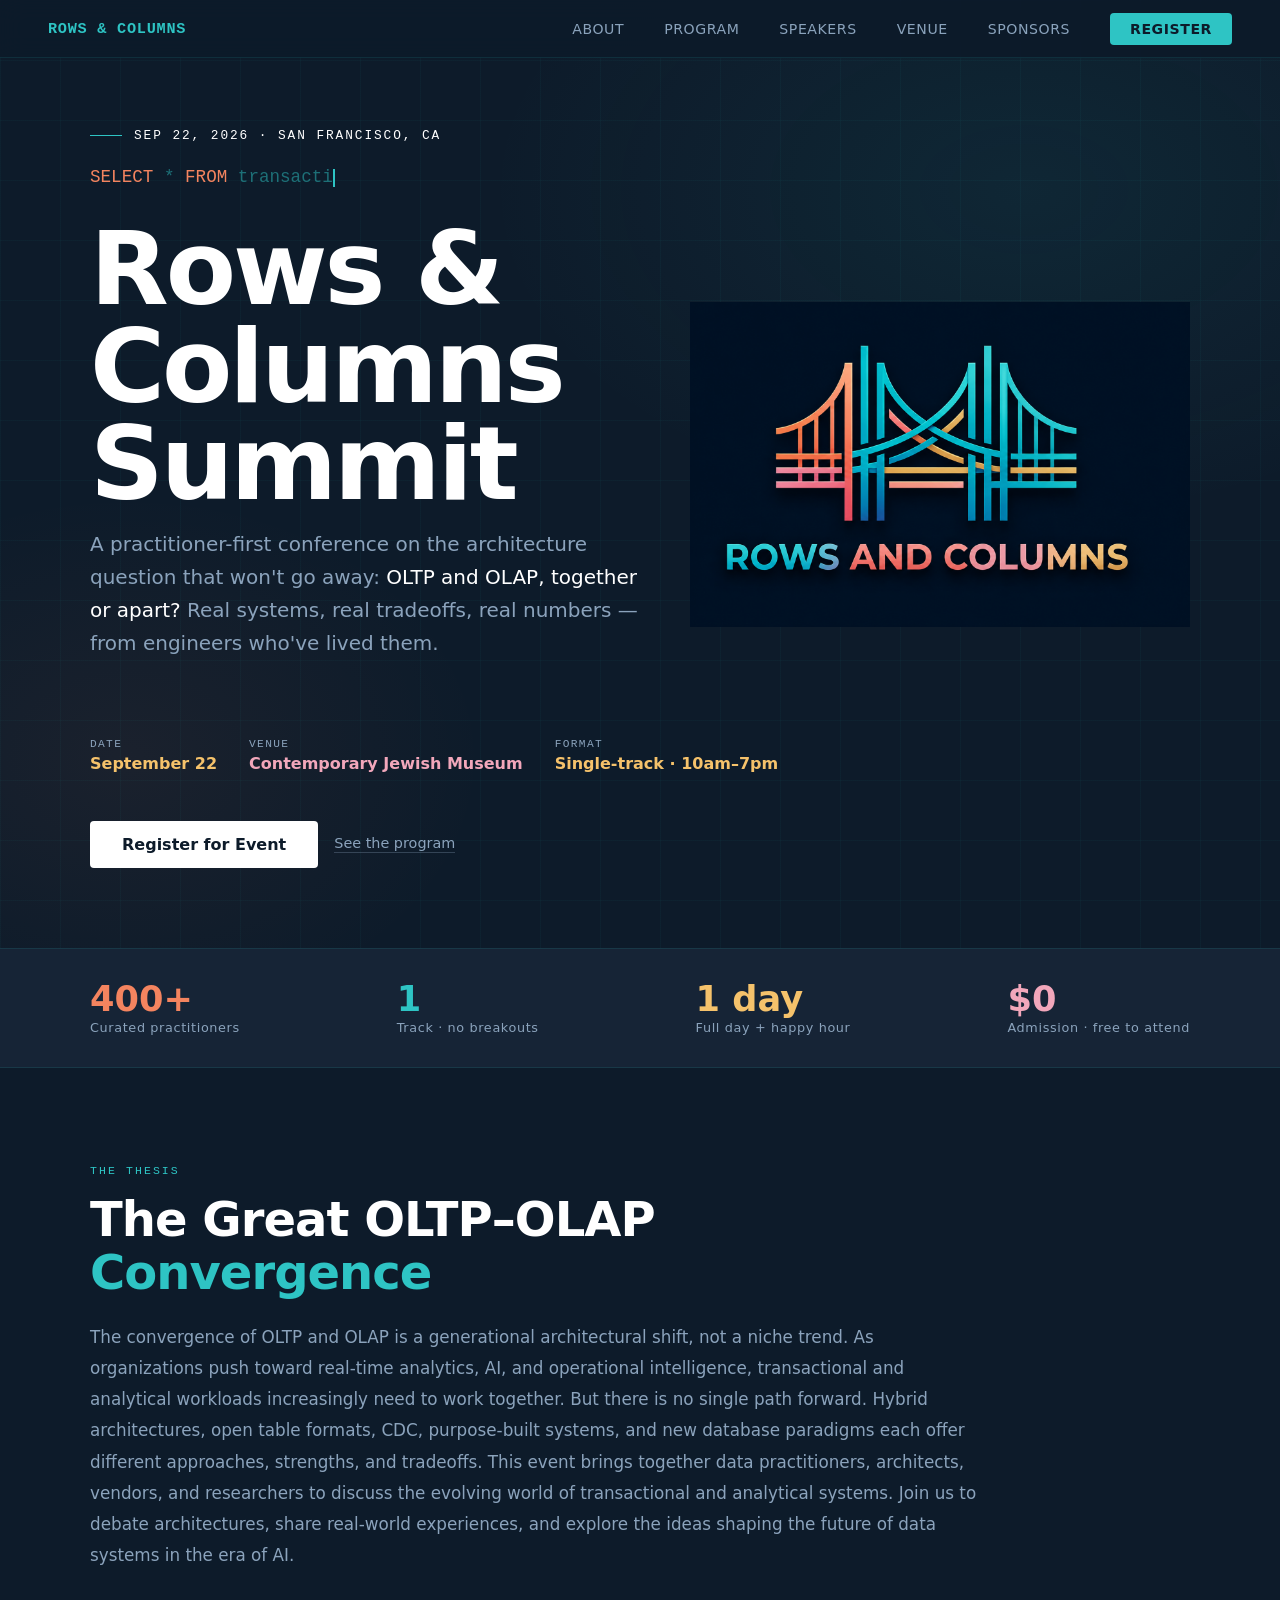
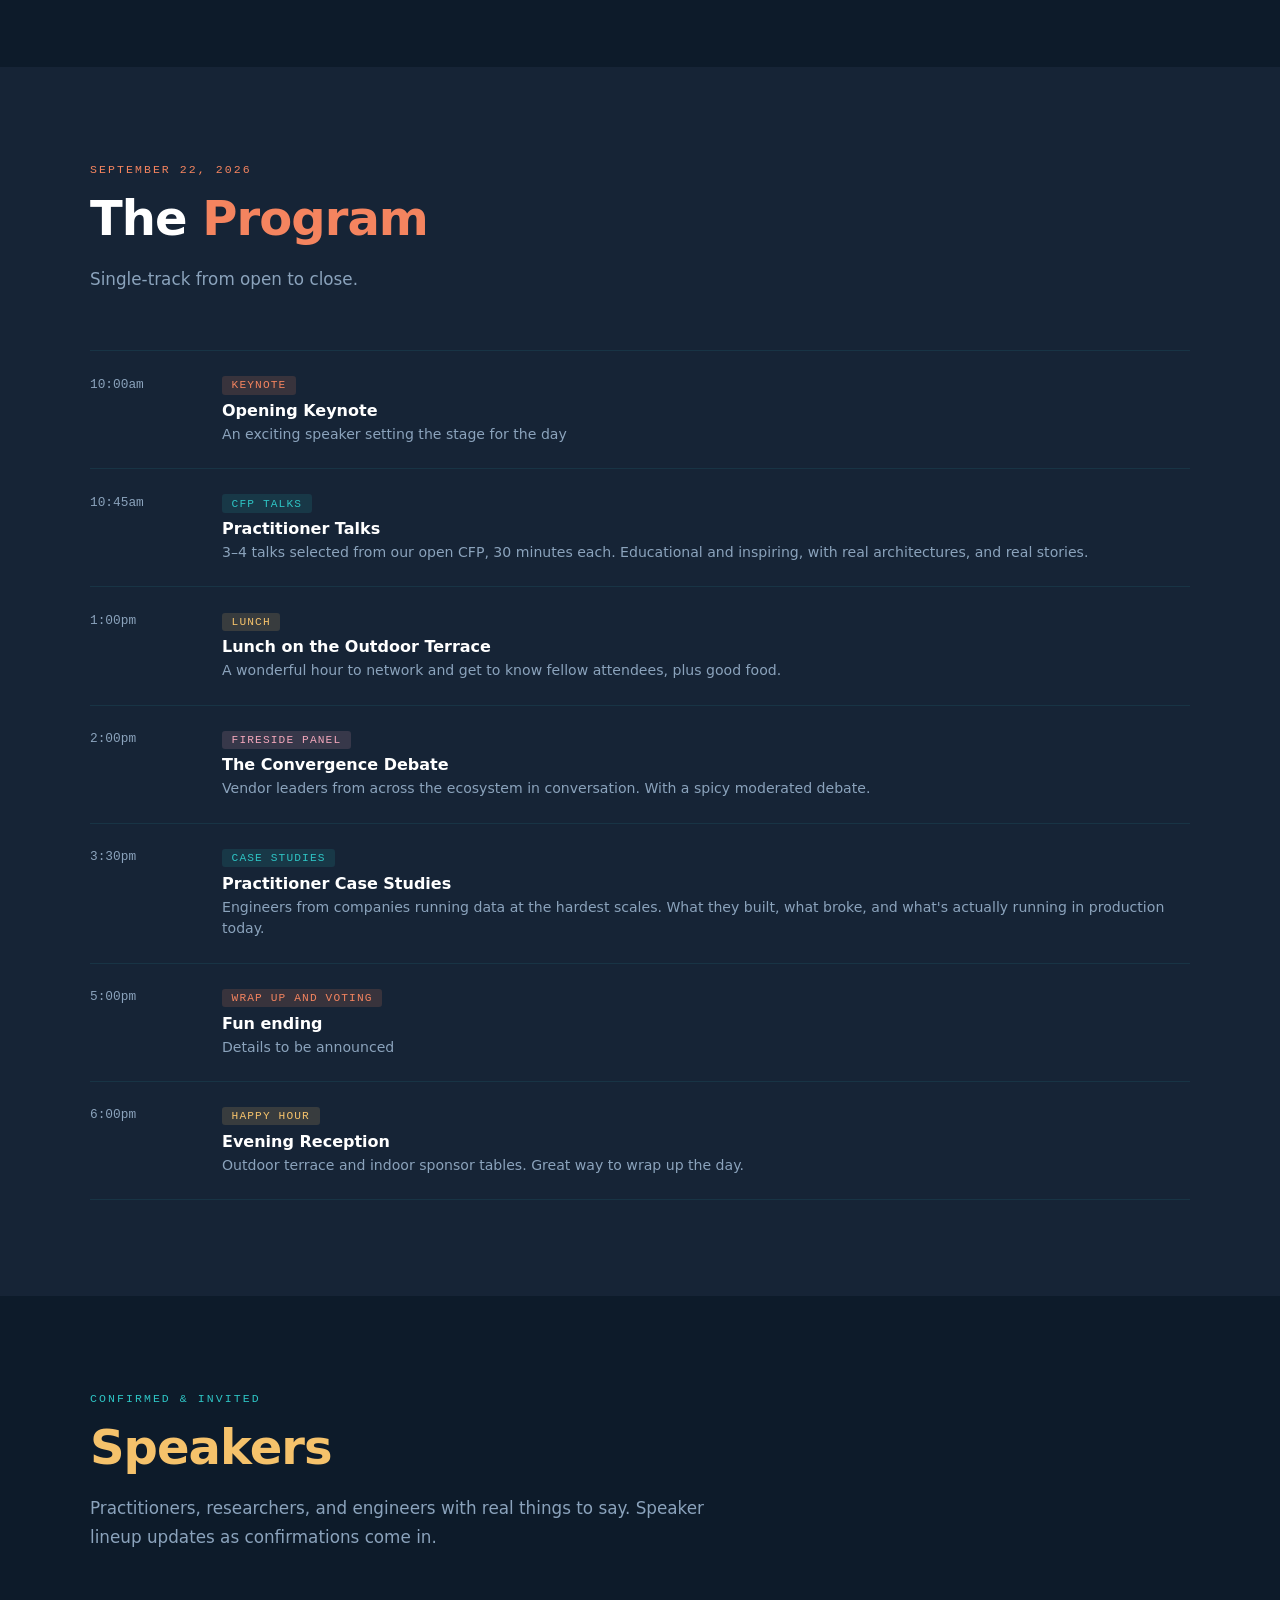
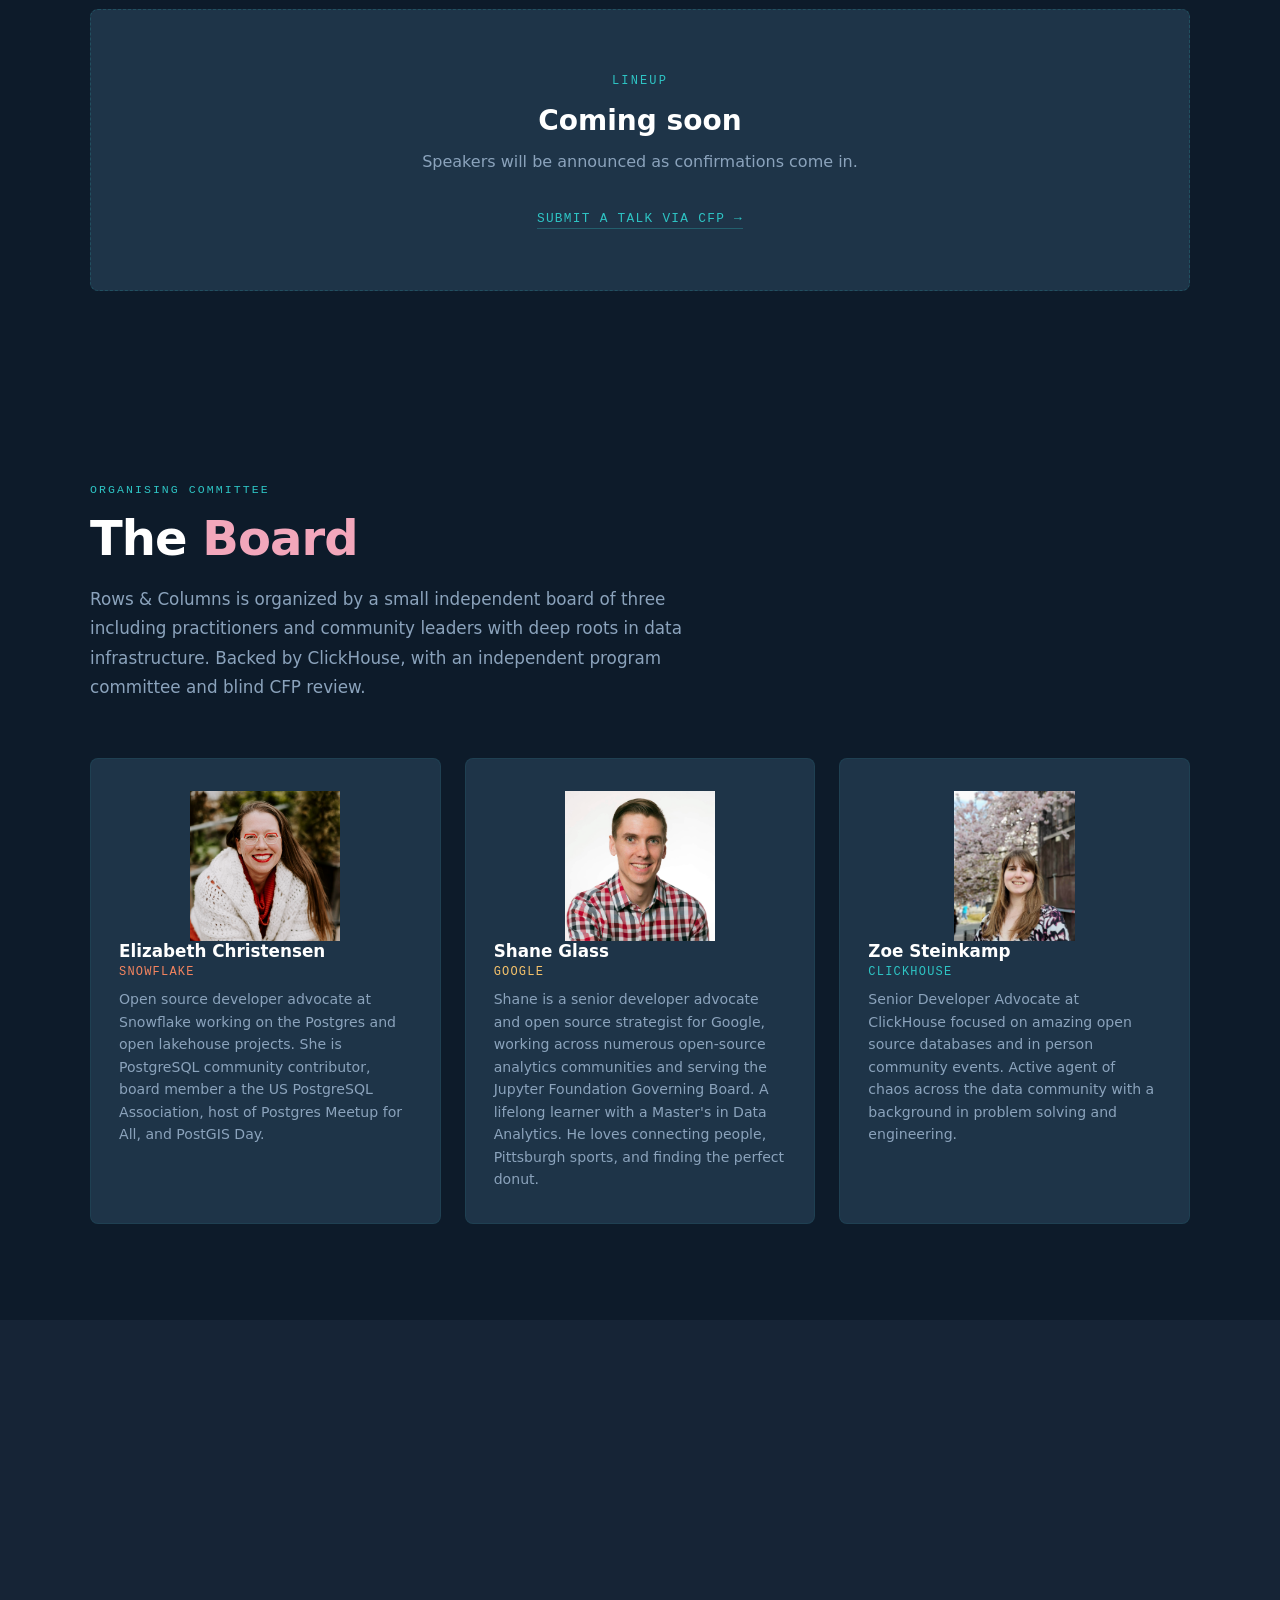
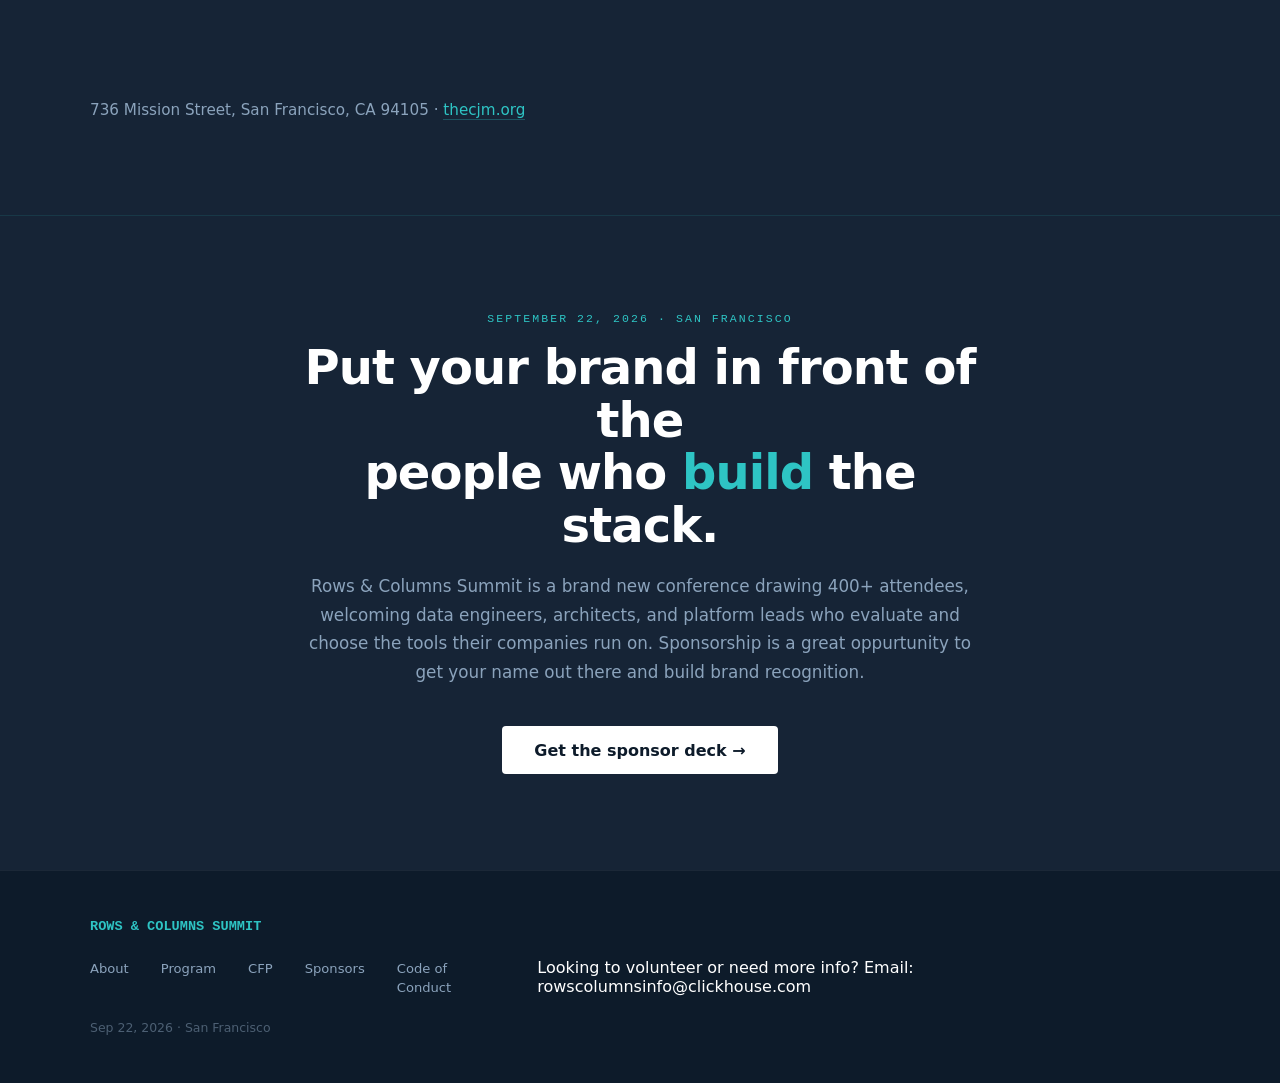
<file: index.html>
<!DOCTYPE html>
<html lang="en">
<head>
<meta charset="UTF-8">
<meta name="viewport" content="width=device-width, initial-scale=1.0">
<title>Rows & Columns Summit — September 22, 2026 · San Francisco</title>
<link rel="stylesheet" href="styles.css">
</head>
<body>

<!-- NAV -->
<nav>
  <a href="#" class="nav-logo">ROWS &amp; COLUMNS</a>
  <ul class="nav-links">
    <li><a href="#about">About</a></li>
    <li><a href="#program">Program</a></li>
    <li><a href="#speakers">Speakers</a></li>
    <li><a href="#venue">Venue</a></li>
    <li><a href="#sponsors">Sponsors</a></li>
    <li><a href="https://luma.com/clickh-wavw" class="nav-cta" target="_blank">Register</a></li>
  </ul>
</nav>

<!-- HERO -->
<section class="hero">
  <div class="hero-inner">
    <div class="hero-eyebrow" style="color:white">Sep 22, 2026 · San Francisco, CA</div>
    <div class="hero-query" id="heroQuery">
      <span id="queryText"></span><span class="cursor"></span>
    </div>
  <div style="display: flex; align-items: center; gap: 3rem; margin-bottom: 1.5rem;">
      <div>
        <h1 class="hero-title">
          <span class="rows" style="color: var(--white);">Rows &amp; Columns Summit</span><br>
        </h1>
        <p class="hero-subtitle">
          A practitioner-first conference on the architecture question that won't go away:
          <em style="color: var(--white);">OLTP and OLAP, together or apart?</em>
          Real systems, real tradeoffs, real numbers — from engineers who've lived them.
        </p>
      </div>
      <img src="logo.png" alt="Rows and Columns Summit logo" style="width: 500px; height: 500px; object-fit: contain; flex-shrink: 0;">
    </div>
    <div class="hero-meta">
      <div class="hero-meta-item">
        <span class="hero-meta-label">Date</span>
        <span class="hero-meta-value" style="color: var(--gold);">September 22</span>
      </div>
      <div class="hero-meta-item">
        <span class="hero-meta-label">Venue</span>
        <span class="hero-meta-value" style="color: var(--rose);">Contemporary Jewish Museum</span>
      </div>
      <div class="hero-meta-item">
        <span class="hero-meta-label">Format</span>
        <span class="hero-meta-value" style="color: var(--gold);">Single-track · 10am–7pm</span>
      </div>
    </div>
    <div class="hero-actions">
      <a
        href="https://luma.com/event/evt-bQcR6tDKi8OmTXu"
        class="luma-checkout--button"
        style="background: white; color: #0D1B2A; font-weight: 700; padding: 0.9rem 2rem; border-radius: 4px; text-decoration: none; display: inline-block;"
        data-luma-action="checkout"
        data-luma-event-id="evt-bQcR6tDKi8OmTXu"
      >
      Register for Event
      </a>
    <script id="luma-checkout" src="https://embed.lu.ma/checkout-button.js"></script>
      <a href="#program" class="btn-secondary">See the program</a>
    </div>
  </div>
</section>

<!-- STATS BAR -->
<div class="stats-bar">
  <div class="stats-inner">
    <div class="stat">
      <div class="stat-num" style="color: var(--coral);">400+</div>
      <div class="stat-label">Curated practitioners</div>
    </div>
    <div class="stat">
      <div class="stat-num" style="color: var(--teal);">1</div>
      <div class="stat-label">Track · no breakouts</div>
    </div>
    <div class="stat">
      <div class="stat-num" style="color: var(--gold);">1<span style="color: var(--gold);"> day</span></div>
      <div class="stat-label">Full day + happy hour</div>
    </div>
    <div class="stat">
      <div class="stat-num" style="color: var(--rose);">$<span style="color: var(--rose);">0</span></div>
      <div class="stat-label">Admission · free to attend</div>
    </div>
  </div>
</div>

<!-- ABOUT -->
<section class="section" id="about">
  <div class="section-inner">
    <div class="section-eyebrow reveal">The thesis</div>
    <h2 class="section-title reveal">The Great OLTP–OLAP <br><span style="color: var(--teal);">Convergence</span></h2>
    <p class="section-body reveal" style="max-width: 900px; margin-top: 1.5rem; font-size: 1.05rem; line-height: 1.85;">
The convergence of OLTP and OLAP is a generational architectural shift, not a niche trend. As organizations push toward real-time analytics, AI, and operational intelligence, transactional and analytical workloads increasingly need to work together. But there is no single path forward. Hybrid architectures, open table formats, CDC, purpose-built systems, and new database paradigms each offer different approaches, strengths, and tradeoffs.
This event brings together data practitioners, architects, vendors, and researchers to discuss the evolving world of transactional and analytical systems. Join us to debate architectures, share real-world experiences, and explore the ideas shaping the future of data systems in the era of AI.    </p>
  </div>
</section>

<!-- PROGRAM -->
<section class="section section-light" id="program">
  <div class="section-inner">
    <div class="section-eyebrow reveal">September 22, 2026</div>
    <h2 class="section-title reveal">The <span style="color: var(--coral);">Program</span></h2>
    <p class="section-body reveal">Single-track from open to close.</p>
    <div class="program-grid">
      <div class="program-row reveal">
        <div class="program-time">10:00am</div>
        <div class="program-content">
          <div class="program-tag tag-keynote">Keynote</div>
          <div class="program-title">Opening Keynote</div>
          <div class="program-desc">An exciting speaker setting the stage for the day</div>
        </div>
      </div>
      <div class="program-row reveal">
        <div class="program-time">10:45am</div>
        <div class="program-content">
          <div class="program-tag tag-talks">CFP Talks</div>
          <div class="program-title">Practitioner Talks</div>
          <div class="program-desc">3–4 talks selected from our open CFP, 30 minutes each. Educational and inspiring, with real architectures, and real stories.</div>
        </div>
      </div>
      <div class="program-row reveal">
        <div class="program-time">1:00pm</div>
        <div class="program-content">
          <div class="program-tag tag-social">Lunch</div>
          <div class="program-title">Lunch on the Outdoor Terrace</div>
          <div class="program-desc">A wonderful hour to network and get to know fellow attendees, plus good food.</div>
        </div>
      </div>
      <div class="program-row reveal">
        <div class="program-time">2:00pm</div>
        <div class="program-content">
          <div class="program-tag tag-panel">Fireside Panel</div>
          <div class="program-title">The Convergence Debate</div>
          <div class="program-desc">Vendor leaders from across the ecosystem in conversation. With a spicy moderated debate.</div>
        </div>
      </div>
      <div class="program-row reveal">
        <div class="program-time">3:30pm</div>
        <div class="program-content">
          <div class="program-tag tag-talks">Case Studies</div>
          <div class="program-title">Practitioner Case Studies</div>
          <div class="program-desc">Engineers from companies running data at the hardest scales. What they built, what broke, and what's actually running in production today.</div>
        </div>
      </div>
      <div class="program-row reveal">
        <div class="program-time">5:00pm</div>
        <div class="program-content">
          <div class="program-tag tag-keynote">Wrap up and voting</div>
          <div class="program-title">Fun ending</div>
          <div class="program-desc"> Details to be announced</div>
        </div>
      </div>
      <div class="program-row reveal">
        <div class="program-time">6:00pm</div>
        <div class="program-content">
          <div class="program-tag tag-social">Happy Hour</div>
          <div class="program-title">Evening Reception</div>
          <div class="program-desc">Outdoor terrace and indoor sponsor tables. Great way to wrap up the day. </div>
        </div>
      </div>
    </div>
  </div>
</section>

<!-- SPEAKERS -->
<section class="section" id="speakers">
  <div class="section-inner">
    <div class="section-eyebrow reveal">Confirmed & invited</div>
    <h2 class="section-title reveal"><span style="color: var(--gold);">Speakers</span></h2>
    <p class="section-body reveal">Practitioners, researchers, and engineers with real things to say. Speaker lineup updates as confirmations come in.</p>
    <div class="speakers-coming-soon reveal" style="margin-top: 3.5rem; padding: 4rem 2rem; background: var(--navy-mid); border-radius: 8px; border: 1px dashed rgba(46,196,196,0.2); text-align: center;">
      <div style="font-family: 'Courier New', monospace; font-size: 0.75rem; letter-spacing: 0.18em; text-transform: uppercase; color: var(--teal); margin-bottom: 1rem;">Lineup</div>
      <div style="font-size: 1.75rem; font-weight: 800; color: var(--white); margin-bottom: 0.75rem;">Coming soon</div>
      <div style="font-size: 1rem; color: var(--text-muted); max-width: 480px; margin: 0 auto 2rem; line-height: 1.65;">
        Speakers will be announced as confirmations come in. 
      </div>
      <a href="https://sessionize.com/rows-and-columns-summit" style="font-family: 'Courier New', monospace; font-size: 0.8rem; letter-spacing: 0.1em; text-transform: uppercase; color: var(--teal); text-decoration: none; border-bottom: 1px solid rgba(46,196,196,0.3); padding-bottom: 2px;">Submit a talk via CFP →</a>
    </div>
  </div>
</section>


<!-- BOARD -->
<section class="section" id="board">
  <div class="section-inner">
    <div class="section-eyebrow reveal">Organising committee</div>
    <h2 class="section-title reveal">The <span style="color: var(--rose);">Board</span></h2>
    <p class="section-body reveal">Rows &amp; Columns is organized by a small independent board of three including practitioners and community leaders with deep roots in data infrastructure. Backed by ClickHouse, with an independent program committee and blind CFP review.</p>
    <div class="board-grid">

      <div class="board-card reveal">
        <img src="liz.png" alt="Elizabeth image" style="width: 150px; height: 150px; object-fit: contain; flex-shrink: 0;display: block; margin: 0 auto;">
        <div class="board-name">Elizabeth Christensen</div>
        <div class="board-company" style="color: var(--coral);">Snowflake</div>
        <div class="board-bio">Open source developer advocate at Snowflake working on the Postgres and open lakehouse projects. She is PostgreSQL community contributor, board member a the US PostgreSQL Association, host of Postgres Meetup for All, and PostGIS Day.</div>
      </div>

      <div class="board-card reveal">
         <img src="shane.jpg" alt="shanes image" style="width: 150px; height: 150px; object-fit: contain; flex-shrink: 0;display: block; margin: 0 auto;">
        <div class="board-name">Shane Glass</div>
        <div class="board-company" style="color: var(--gold);">Google</div>
        <div class="board-bio">Shane is a senior developer advocate and open source strategist for Google, working across numerous open-source analytics communities and serving the Jupyter Foundation Governing Board. A lifelong learner with a Master's in Data Analytics. He loves connecting people, Pittsburgh sports, and finding the perfect donut.</div>
      </div>

        <div class="board-card reveal">
        <img src="zoe.jpg" alt="Zoes image" style="width: 150px; height: 150px; object-fit: contain; flex-shrink: 0;display: block; margin: 0 auto;">
        <div class="board-name">Zoe Steinkamp</div>
        <div class="board-company" style="color: var(--teal);">ClickHouse</div>
        <div class="board-bio">Senior Developer Advocate at ClickHouse focused on amazing open source databases and in person community events. Active agent of chaos across the data community with a background in problem solving and engineering.</div>
      </div>
    </div>
  </div>
</section>

<!-- VENUE -->
<section class="section section-light" id="venue">
  <div class="section-inner">
    <div class="section-eyebrow reveal">The space</div>
    <h2 class="section-title reveal">The <span style="color: var(--coral);">Venue</span></h2>
    <p class="section-body reveal" style="max-width: 900px; margin-top: 1.5rem; font-size: 1.05rem; line-height: 1.85;">
      We're hosting Rows &amp; Columns Summit at the <strong>Contemporary Jewish Museum</strong> in the heart of downtown San Francisco. Designed by Daniel Libeskind, the building is a striking blend of a restored 1907 power substation and a bold modern steel cube — a fitting backdrop for a conference about bridging old and new architectures. The venue features a 400-seat auditorium, a beautiful outdoor terrace for lunch and happy hour, and indoor gallery space for sponsor tables and networking.
    </p>
    <div style="margin-top: 1.5rem; font-size: 0.95rem; color: var(--text-muted);">
      736 Mission Street, San Francisco, CA 94105 · <a href="https://www.thecjm.org" target="_blank" style="color: var(--teal); text-decoration: none; border-bottom: 1px solid rgba(46,196,196,0.3);">thecjm.org</a>
    </div>
  </div>
</section>

<!-- SPONSORS -->
<section class="apply-section" id="sponsors">
  <div class="apply-inner">
    <div class="section-eyebrow reveal" style="text-align:center;">September 22, 2026 · San Francisco</div>
    <h2 class="apply-title reveal">
      Put your brand in front of the<br>
      people who <span style="color: var(--teal);">build</span> the stack.
    </h2>
    <p class="apply-body reveal">
      Rows &amp; Columns Summit is a brand new conference drawing 400+ attendees, welcoming data engineers, architects, and platform leads who evaluate and choose the tools their companies run on. Sponsorship is a great oppurtunity to get your name out there and build brand recognition. 
    </p>
    <a href="rows-columns-sponsor-deck.pdf" target="_blank" style="background: white; color: #0D1B2A; font-weight: 700; padding: 0.9rem 2rem; border-radius: 4px; text-decoration: none; display: inline-block;">Get the sponsor deck →</a>
  </div>
</section>


<!-- FOOTER -->
<footer>
  <div class="footer-inner">
    <div class="footer-left">ROWS &amp; COLUMNS SUMMIT</div>
    <ul class="footer-links">
      <li><a href="#about">About</a></li>
      <li><a href="#program">Program</a></li>
      <li><a href="#speakers">CFP</a></li>
      <li><a href="#sponsors">Sponsors</a></li>
      <li><a href="code-of-conduct.html">Code of Conduct</a></li>
      <li> Looking to volunteer or need more info? Email: rowscolumnsinfo@clickhouse.com</li>
    </ul>
    <div class="footer-right">Sep 22, 2026 · San Francisco</div>
  </div>
</footer>
<script src="main.js"></script>
</body>
</html>
</file>
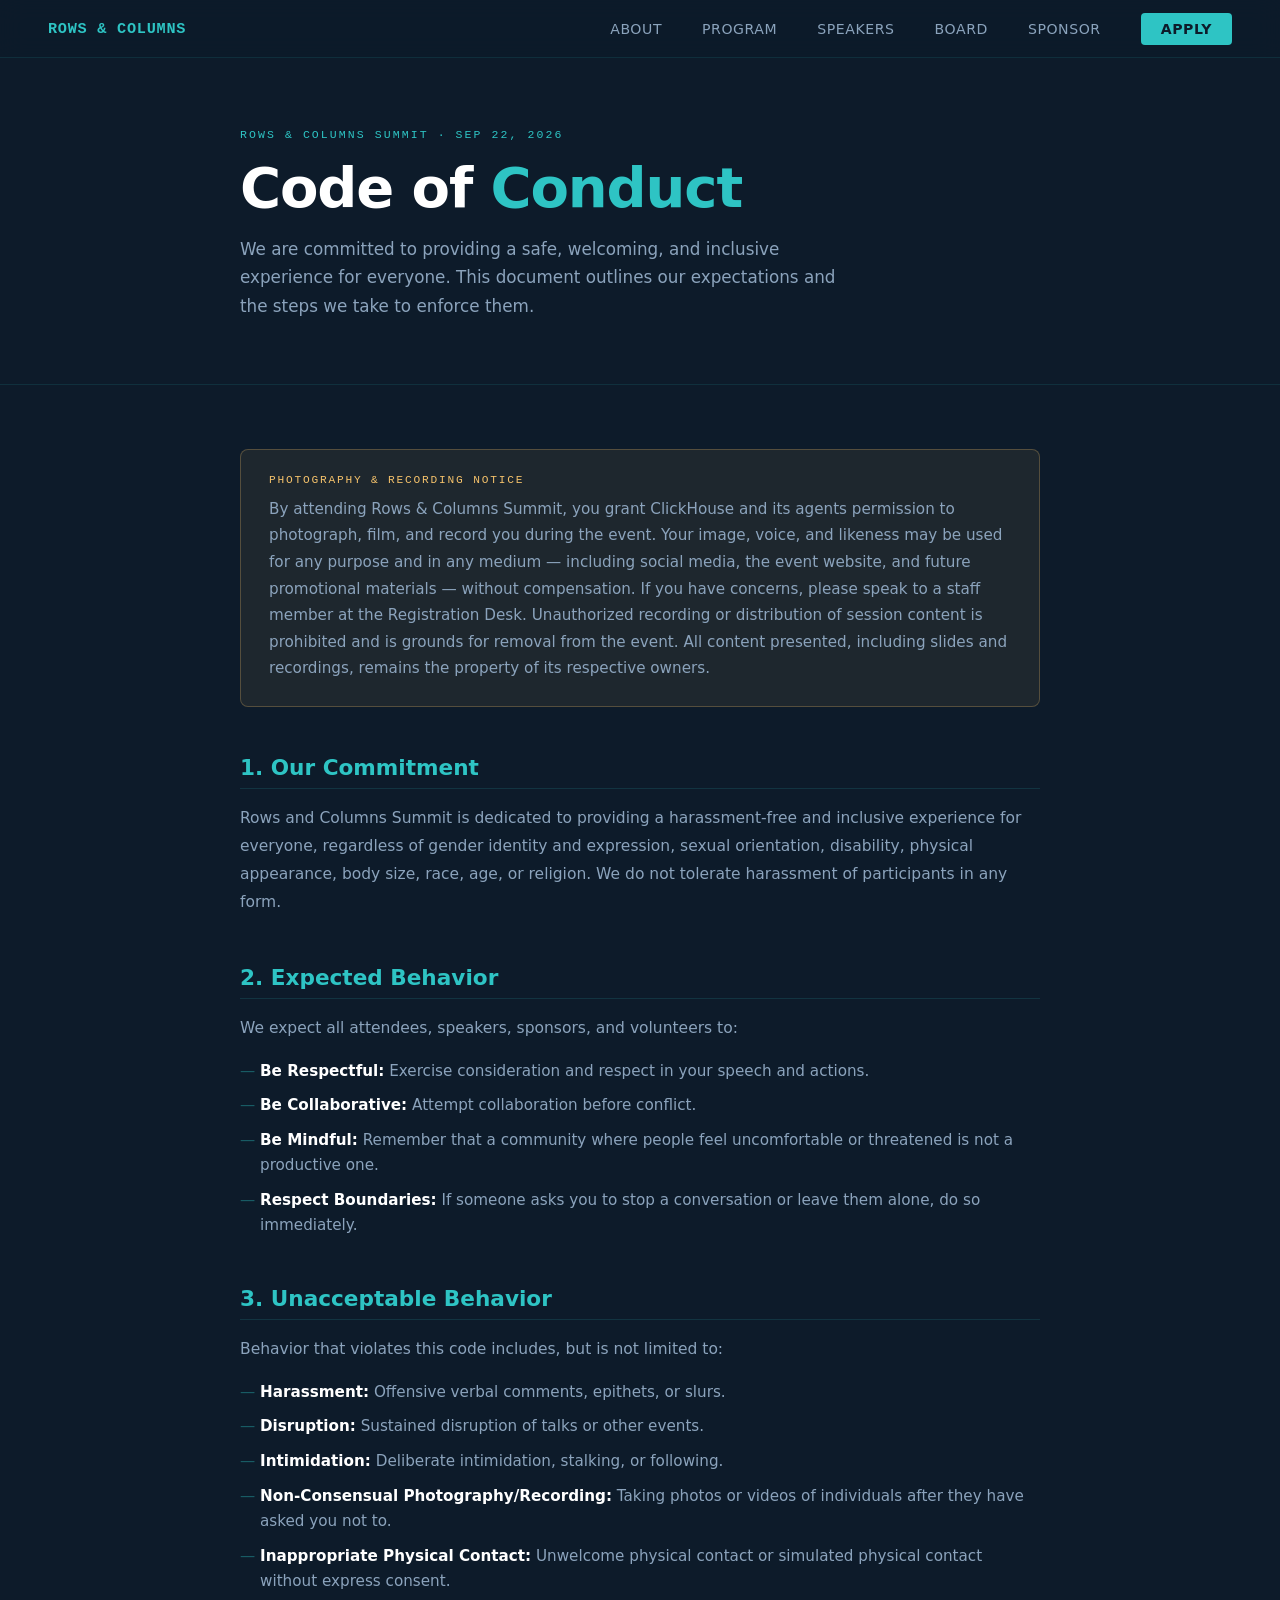
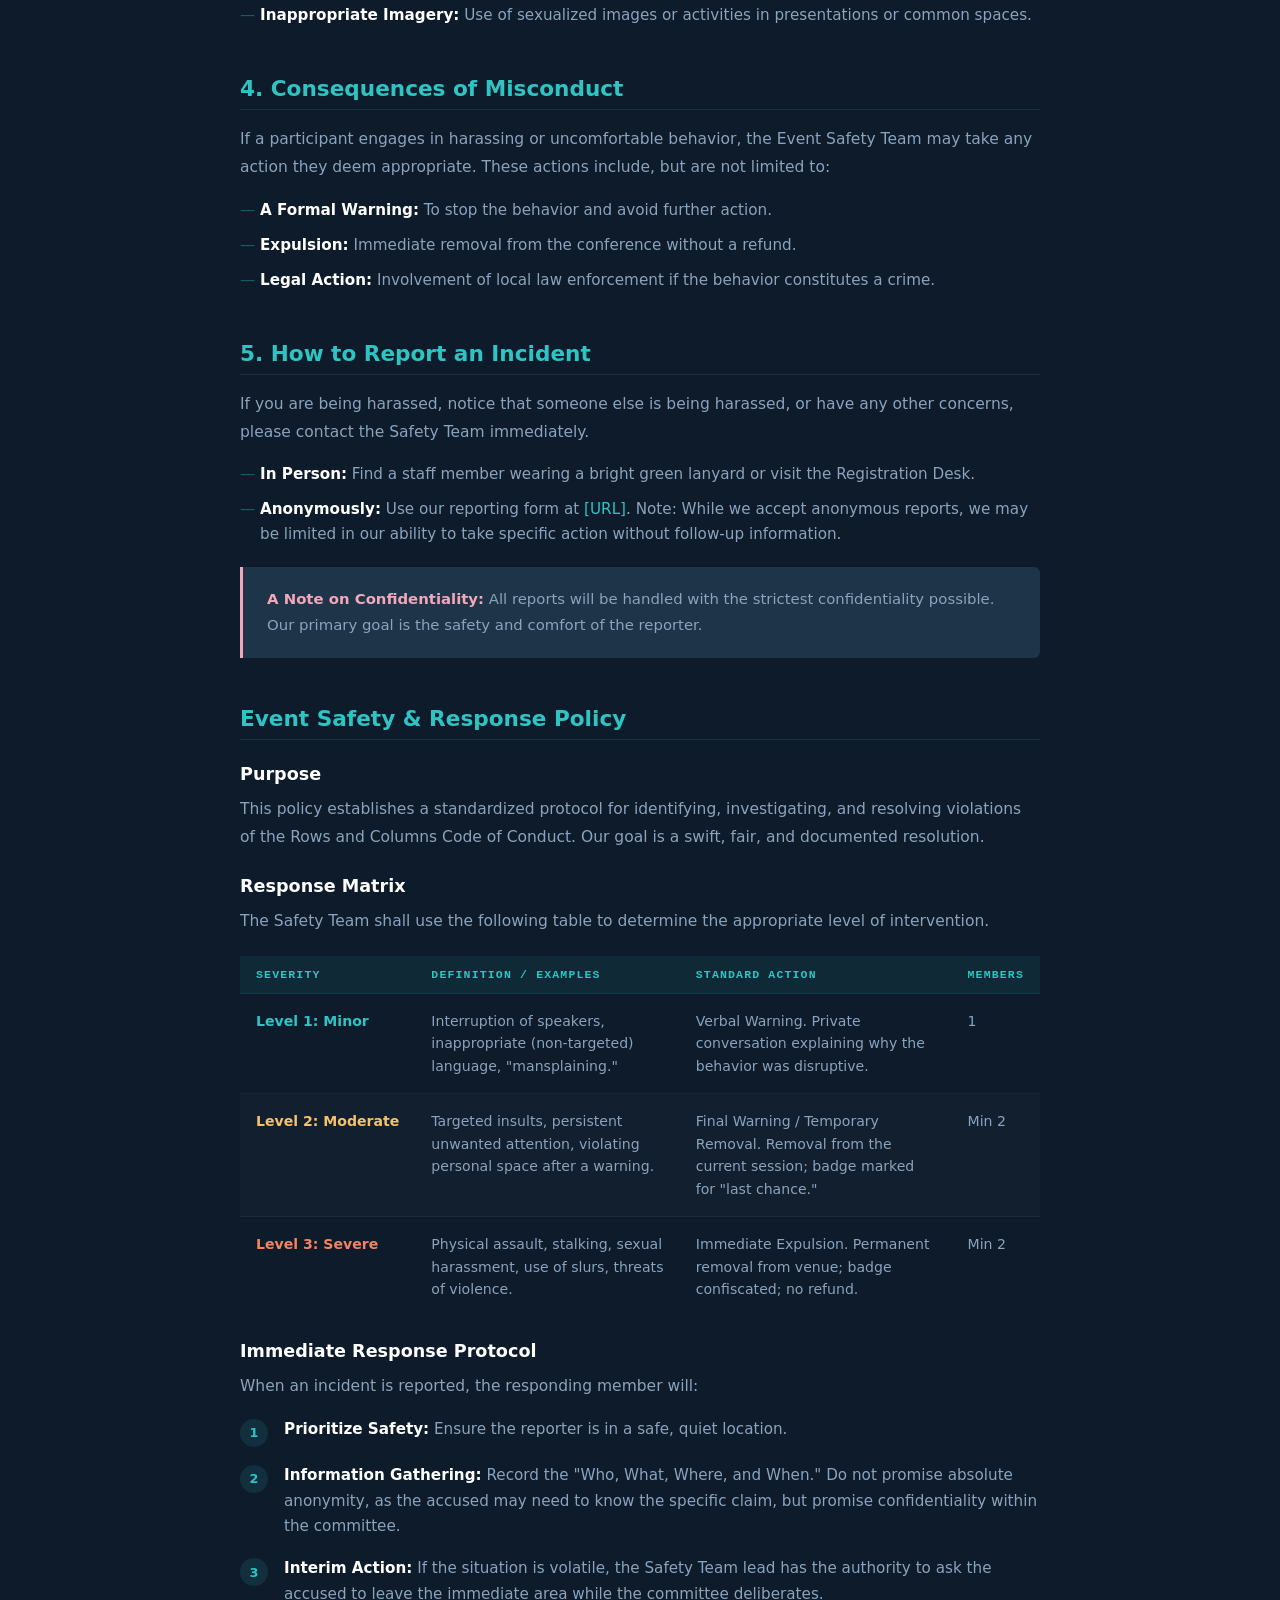
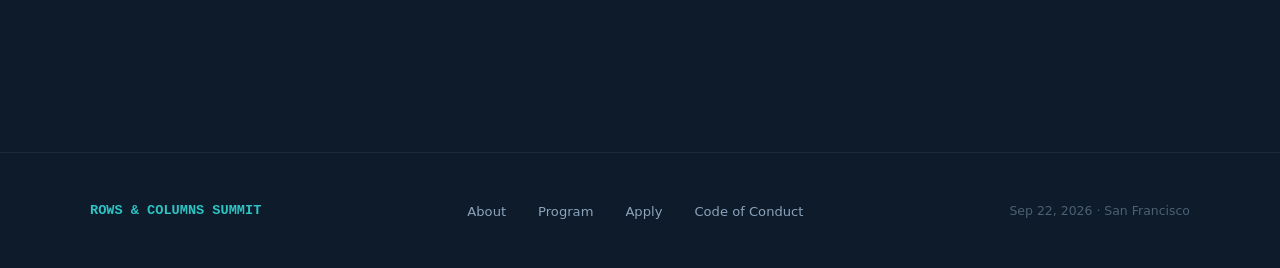
<file: code-of-conduct.html>
<!DOCTYPE html>
<html lang="en">
<head>
<meta charset="UTF-8">
<meta name="viewport" content="width=device-width, initial-scale=1.0">
<title>Code of Conduct — Rows & Columns Summit</title>
<link rel="stylesheet" href="styles.css">
</head>
<body>

<!-- NAV -->
<nav>
  <a href="index.html" class="nav-logo">ROWS &amp; COLUMNS</a>
  <ul class="nav-links">
    <li><a href="index.html#about">About</a></li>
    <li><a href="index.html#program">Program</a></li>
    <li><a href="index.html#speakers">Speakers</a></li>
    <li><a href="index.html#board">Board</a></li>
    <li><a href="index.html#apply">Sponsor</a></li>
    <li><a href="index.html#apply" class="nav-cta">Apply</a></li>
  </ul>
</nav>

<!-- HERO -->
<div class="coc-hero">
  <div class="coc-hero-inner">
    <div class="section-eyebrow" style="margin-bottom: 1rem;">Rows &amp; Columns Summit · Sep 22, 2026</div>
    <h1 style="font-size: clamp(2.2rem, 5vw, 3.5rem); font-weight: 800; letter-spacing: -0.02em; line-height: 1.1; margin-bottom: 1rem;">
      Code of <span style="color: var(--teal);">Conduct</span>
    </h1>
    <p style="font-size: 1.05rem; color: var(--text-muted); line-height: 1.7; max-width: 600px;">
      We are committed to providing a safe, welcoming, and inclusive experience for everyone. This document outlines our expectations and the steps we take to enforce them.
    </p>
  </div>
</div>

<!-- BODY -->
<div class="coc-body">
  <div class="coc-inner">

    <!-- Photography notice -->
    <div class="notice-box">
      <div class="notice-label">Photography &amp; Recording Notice</div>
      <p>By attending Rows & Columns Summit, you grant ClickHouse and its agents permission to photograph, film, and record you during the event. Your image, voice, and likeness may be used for any purpose and in any medium — including social media, the event website, and future promotional materials — without compensation. If you have concerns, please speak to a staff member at the Registration Desk.
Unauthorized recording or distribution of session content is prohibited and is grounds for removal from the event. All content presented, including slides and recordings, remains the property of its respective owners.</p>
    </div>

    <!-- Section 1 -->
    <div class="coc-section">
      <h2>1. Our Commitment</h2>
      <p>Rows and Columns Summit is dedicated to providing a harassment-free and inclusive experience for everyone, regardless of gender identity and expression, sexual orientation, disability, physical appearance, body size, race, age, or religion. We do not tolerate harassment of participants in any form.</p>
    </div>

    <!-- Section 2 -->
    <div class="coc-section">
      <h2>2. Expected Behavior</h2>
      <p>We expect all attendees, speakers, sponsors, and volunteers to:</p>
      <ul>
        <li><strong>Be Respectful:</strong> Exercise consideration and respect in your speech and actions.</li>
        <li><strong>Be Collaborative:</strong> Attempt collaboration before conflict.</li>
        <li><strong>Be Mindful:</strong> Remember that a community where people feel uncomfortable or threatened is not a productive one.</li>
        <li><strong>Respect Boundaries:</strong> If someone asks you to stop a conversation or leave them alone, do so immediately.</li>
      </ul>
    </div>

    <!-- Section 3 -->
    <div class="coc-section">
      <h2>3. Unacceptable Behavior</h2>
      <p>Behavior that violates this code includes, but is not limited to:</p>
      <ul>
        <li><strong>Harassment:</strong> Offensive verbal comments, epithets, or slurs.</li>
        <li><strong>Disruption:</strong> Sustained disruption of talks or other events.</li>
        <li><strong>Intimidation:</strong> Deliberate intimidation, stalking, or following.</li>
        <li><strong>Non-Consensual Photography/Recording:</strong> Taking photos or videos of individuals after they have asked you not to.</li>
        <li><strong>Inappropriate Physical Contact:</strong> Unwelcome physical contact or simulated physical contact without express consent.</li>
        <li><strong>Inappropriate Imagery:</strong> Use of sexualized images or activities in presentations or common spaces.</li>
      </ul>
    </div>

    <!-- Section 4 -->
    <div class="coc-section">
      <h2>4. Consequences of Misconduct</h2>
      <p>If a participant engages in harassing or uncomfortable behavior, the Event Safety Team may take any action they deem appropriate. These actions include, but are not limited to:</p>
      <ul>
        <li><strong>A Formal Warning:</strong> To stop the behavior and avoid further action.</li>
        <li><strong>Expulsion:</strong> Immediate removal from the conference without a refund.</li>
        <li><strong>Legal Action:</strong> Involvement of local law enforcement if the behavior constitutes a crime.</li>
      </ul>
    </div>

    <!-- Section 5 -->
    <div class="coc-section">
      <h2>5. How to Report an Incident</h2>
      <p>If you are being harassed, notice that someone else is being harassed, or have any other concerns, please contact the Safety Team immediately.</p>
      <ul>
        <li><strong>In Person:</strong> Find a staff member wearing a bright green lanyard or visit the Registration Desk.</li>
        <li><strong>Anonymously:</strong> Use our reporting form at <span style="color: var(--teal);">[URL]</span>. Note: While we accept anonymous reports, we may be limited in our ability to take specific action without follow-up information.</li>
      </ul>
      <div class="callout">
        <p><strong>A Note on Confidentiality:</strong> All reports will be handled with the strictest confidentiality possible. Our primary goal is the safety and comfort of the reporter.</p>
      </div>
    </div>

    <!-- Safety Policy -->
    <div class="coc-section">
      <h2>Event Safety &amp; Response Policy</h2>
      <h3>Purpose</h3>
      <p>This policy establishes a standardized protocol for identifying, investigating, and resolving violations of the Rows and Columns Code of Conduct. Our goal is a swift, fair, and documented resolution.</p>

      <h3>Response Matrix</h3>
      <p>The Safety Team shall use the following table to determine the appropriate level of intervention.</p>

      <table class="matrix-table">
        <thead>
          <tr>
            <th>Severity</th>
            <th>Definition / Examples</th>
            <th>Standard Action</th>
            <th>Members</th>
          </tr>
        </thead>
        <tbody>
          <tr class="level-1">
            <td>Level 1: Minor</td>
            <td>Interruption of speakers, inappropriate (non-targeted) language, "mansplaining."</td>
            <td>Verbal Warning. Private conversation explaining why the behavior was disruptive.</td>
            <td>1</td>
          </tr>
          <tr class="level-2">
            <td>Level 2: Moderate</td>
            <td>Targeted insults, persistent unwanted attention, violating personal space after a warning.</td>
            <td>Final Warning / Temporary Removal. Removal from the current session; badge marked for "last chance."</td>
            <td>Min 2</td>
          </tr>
          <tr class="level-3">
            <td>Level 3: Severe</td>
            <td>Physical assault, stalking, sexual harassment, use of slurs, threats of violence.</td>
            <td>Immediate Expulsion. Permanent removal from venue; badge confiscated; no refund.</td>
            <td>Min 2</td>
          </tr>
        </tbody>
      </table>

      <h3>Immediate Response Protocol</h3>
      <p>When an incident is reported, the responding member will:</p>
      <div class="steps">
        <div class="step">
          <div class="step-num">1</div>
          <div class="step-text"><strong>Prioritize Safety:</strong> Ensure the reporter is in a safe, quiet location.</div>
        </div>
        <div class="step">
          <div class="step-num">2</div>
          <div class="step-text"><strong>Information Gathering:</strong> Record the "Who, What, Where, and When." Do not promise absolute anonymity, as the accused may need to know the specific claim, but promise confidentiality within the committee.</div>
        </div>
        <div class="step">
          <div class="step-num">3</div>
          <div class="step-text"><strong>Interim Action:</strong> If the situation is volatile, the Safety Team lead has the authority to ask the accused to leave the immediate area while the committee deliberates.</div>
        </div>
      </div>
    </div>

  </div>
</div>

<!-- FOOTER -->
<footer>
  <div class="footer-inner">
    <div class="footer-left">ROWS &amp; COLUMNS SUMMIT</div>
    <ul class="footer-links">
      <li><a href="index.html#about">About</a></li>
      <li><a href="index.html#program">Program</a></li>
      <li><a href="index.html#apply">Apply</a></li>
      <li><a href="code-of-conduct.html">Code of Conduct</a></li>
    </ul>
    <div class="footer-right">Sep 22, 2026 · San Francisco</div>
  </div>
</footer>

</body>
</html>
</file>
<file: styles.css>
:root {
    --navy: #0D1B2A;
    --navy-mid: #1E3448;
    --navy-light: #162436;
    --teal: #2EC4C4;
    --coral: #F4845F;
    --rose: #F2A7BB;
    --gold: #F5C26B;
    --white: #FFFFFF;
    --off-white: #F0F4F8;
    --text-muted: #8BA3BC;
  }

  * { margin: 0; padding: 0; box-sizing: border-box; }

  html { scroll-behavior: smooth; }

  body {
    font-family: -apple-system, BlinkMacSystemFont, 'Segoe UI', system-ui, sans-serif;
    background: var(--navy);
    color: var(--white);
    overflow-x: hidden;
  }

  /* ── NAV ── */
  nav {
    position: fixed;
    top: 0; left: 0; right: 0;
    z-index: 100;
    display: flex;
    align-items: center;
    justify-content: space-between;
    padding: 1.2rem 3rem;
    background: rgba(13, 27, 42, 0.92);
    backdrop-filter: blur(12px);
    border-bottom: 1px solid rgba(46, 196, 196, 0.12);
  }

  .nav-logo {
    font-family: 'Courier New', monospace;
    font-size: 0.95rem;
    font-weight: 700;
    color: var(--teal);
    letter-spacing: 0.05em;
    text-decoration: none;
  }

  .nav-links {
    display: flex;
    gap: 2.5rem;
    list-style: none;
  }

  .nav-links a {
    color: var(--text-muted);
    text-decoration: none;
    font-size: 0.88rem;
    letter-spacing: 0.04em;
    text-transform: uppercase;
    transition: color 0.2s;
  }

  .nav-links a:hover { color: var(--white); }

  .nav-cta {
    background: var(--teal);
    color: var(--navy) !important;
    font-weight: 700 !important;
    padding: 0.5rem 1.25rem;
    border-radius: 4px;
    transition: background 0.2s !important;
  }

  .nav-cta:hover { background: var(--coral) !important; color: var(--white) !important; }

  /* ── HERO ── */
  .hero {
    min-height: 100vh;
    display: flex;
    flex-direction: column;
    justify-content: center;
    padding: 8rem 3rem 5rem;
    position: relative;
    overflow: hidden;
  }

  .hero::before {
    content: '';
    position: absolute;
    top: 0; left: 0; right: 0; bottom: 0;
    background:
      radial-gradient(ellipse 60% 50% at 80% 20%, rgba(46, 196, 196, 0.07) 0%, transparent 70%),
      radial-gradient(ellipse 40% 40% at 10% 80%, rgba(244, 132, 95, 0.06) 0%, transparent 70%);
    pointer-events: none;
  }

  /* Grid lines background */
  .hero::after {
    content: '';
    position: absolute;
    top: 0; left: 0; right: 0; bottom: 0;
    background-image:
      linear-gradient(rgba(46, 196, 196, 0.04) 1px, transparent 1px),
      linear-gradient(90deg, rgba(46, 196, 196, 0.04) 1px, transparent 1px);
    background-size: 60px 60px;
    pointer-events: none;
  }

  .hero-inner {
    max-width: 1100px;
    margin: 0 auto;
    width: 100%;
    position: relative;
    z-index: 1;
  }

  .hero-eyebrow {
    font-family: 'Courier New', monospace;
    font-size: 0.8rem;
    color: var(--teal);
    letter-spacing: 0.15em;
    text-transform: uppercase;
    margin-bottom: 1.5rem;
    display: flex;
    align-items: center;
    gap: 0.75rem;
  }

  .hero-eyebrow::before {
    content: '';
    display: inline-block;
    width: 2rem;
    height: 1px;
    background: var(--teal);
  }

  /* Typewriter query */
  .hero-query {
    font-family: 'Courier New', monospace;
    font-size: clamp(0.8rem, 1.4vw, 1.1rem);
    color: rgba(46, 196, 196, 0.5);
    margin-bottom: 1.2rem;
    height: 1.6em;
    overflow: hidden;
  }

  .hero-query .keyword { color: var(--coral); }
  .hero-query .string { color: var(--gold); }
  .hero-query .cursor {
    display: inline-block;
    width: 2px;
    height: 1em;
    background: var(--teal);
    vertical-align: text-bottom;
    animation: blink 1s step-end infinite;
  }

  @keyframes blink { 50% { opacity: 0; } }

  .hero-title {
    font-size: clamp(3.5rem, 8vw, 7rem);
    font-weight: 800;
    line-height: 0.95;
    letter-spacing: -0.03em;
    margin-bottom: 1rem;
  }

  .hero-title .rows { color: var(--white); }
  .hero-title .amp {
    color: var(--teal);
    font-weight: 300;
    font-style: italic;
  }
  .hero-title .columns { color: var(--white); }

  .hero-subtitle {
    font-size: clamp(1rem, 2vw, 1.25rem);
    color: var(--text-muted);
    max-width: 560px;
    line-height: 1.65;
    margin-bottom: 3rem;
  }

  .hero-subtitle em {
    color: var(--white);
    font-style: normal;
  }

  .hero-meta {
    display: flex;
    flex-wrap: wrap;
    gap: 2rem;
    margin-bottom: 3rem;
  }

  .hero-meta-item {
    display: flex;
    flex-direction: column;
    gap: 0.2rem;
  }

  .hero-meta-label {
    font-family: 'Courier New', monospace;
    font-size: 0.7rem;
    letter-spacing: 0.12em;
    text-transform: uppercase;
    color: var(--text-muted);
  }

  .hero-meta-value {
    font-size: 1rem;
    font-weight: 600;
    color: var(--white);
  }

  .hero-meta-value.accent { color: var(--teal); }

  .hero-actions {
    display: flex;
    gap: 1rem;
    align-items: center;
    flex-wrap: wrap;
  }

  .btn-primary {
    background: var(--teal);
    color: var(--white);
    font-weight: 700;
    font-size: 0.95rem;
    padding: 0.9rem 2rem;
    border-radius: 4px;
    text-decoration: none;
    letter-spacing: 0.02em;
    transition: background 0.2s, transform 0.1s;
    display: inline-block;
  }

  .btn-primary:hover { background: #3DD9D9; transform: translateY(-1px); }

  .btn-secondary {
    color: var(--text-muted);
    font-size: 0.9rem;
    text-decoration: none;
    border-bottom: 1px solid rgba(139, 163, 188, 0.3);
    padding-bottom: 1px;
    transition: color 0.2s, border-color 0.2s;
  }

  .btn-secondary:hover { color: var(--white); border-color: var(--white); }

  /* ── STATS BAR ── */
  .stats-bar {
    background: var(--navy-light);
    border-top: 1px solid rgba(46, 196, 196, 0.12);
    border-bottom: 1px solid rgba(46, 196, 196, 0.12);
    padding: 2rem 3rem;
  }

  .stats-inner {
    max-width: 1100px;
    margin: 0 auto;
    display: flex;
    justify-content: space-between;
    flex-wrap: wrap;
    gap: 2rem;
  }

  .stat {
    display: flex;
    flex-direction: column;
    gap: 0.2rem;
  }

  .stat-num {
    font-size: 2.2rem;
    font-weight: 800;
    line-height: 1;
    color: var(--white);
  }

  .stat-num span { color: var(--teal); }

  /* ── BOARD ── */
  .board-grid {
    display: grid;
    grid-template-columns: repeat(3, 1fr);
    gap: 1.5rem;
    margin-top: 3.5rem;
  }

  .board-card {
    background: var(--navy-mid);
    border-radius: 8px;
    padding: 2rem 1.75rem;
    border: 1px solid rgba(46, 196, 196, 0.08);
    transition: border-color 0.2s, transform 0.2s;
  }

  .board-card:hover {
    border-color: rgba(46, 196, 196, 0.25);
    transform: translateY(-2px);
  }

  .board-avatar {
    width: 52px;
    height: 52px;
    border-radius: 50%;
    display: flex;
    align-items: center;
    justify-content: center;
    font-size: 1.2rem;
    font-weight: 800;
    font-family: 'Courier New', monospace;
    margin-bottom: 1.1rem;
  }

  .board-name {
    font-size: 1.05rem;
    font-weight: 700;
    color: var(--white);
    margin-bottom: 0.2rem;
  }

  .board-company {
    font-size: 0.75rem;
    font-family: 'Courier New', monospace;
    letter-spacing: 0.1em;
    text-transform: uppercase;
    margin-bottom: 0.6rem;
  }

  .board-bio {
    font-size: 0.88rem;
    color: var(--text-muted);
    line-height: 1.6;
  }


  .stat-label {
    font-size: 0.8rem;
    color: var(--text-muted);
    letter-spacing: 0.05em;
  }

  /* ── SECTIONS ── */
  .section {
    padding: 6rem 3rem;
  }

  .section-inner {
    max-width: 1100px;
    margin: 0 auto;
  }

  .section-eyebrow {
    font-family: 'Courier New', monospace;
    font-size: 0.72rem;
    letter-spacing: 0.18em;
    text-transform: uppercase;
    color: var(--teal);
    margin-bottom: 1rem;
  }

  .section-title {
    font-size: clamp(2rem, 4vw, 3rem);
    font-weight: 800;
    line-height: 1.1;
    letter-spacing: -0.02em;
    margin-bottom: 1.25rem;
  }

  .section-body {
    font-size: 1.05rem;
    line-height: 1.75;
    color: var(--text-muted);
    max-width: 640px;
  }

  .section-body em { color: var(--white); font-style: normal; }

  /* ── LIGHT SECTION ── */
  .section-light {
    background: var(--navy-light);
    color: var(--white);
  }

  .section-light .section-eyebrow { color: var(--coral); }
  .section-light .section-title { color: var(--white); }
  .section-light .section-body { color: var(--text-muted); }
  .section-light .section-body em { color: var(--white); }

  /* ── THESIS ── */
  .thesis-grid {
    display: grid;
    grid-template-columns: 1fr 1fr;
    gap: 5rem;
    margin-top: 4rem;
    align-items: start;
  }

  .thesis-statement {
    font-size: 1.4rem;
    font-weight: 600;
    line-height: 1.5;
    color: var(--white);
    border-left: 3px solid var(--teal);
    padding-left: 1.5rem;
  }

  .thesis-points {
    display: flex;
    flex-direction: column;
    gap: 1.5rem;
  }

  .thesis-point {
    padding: 1.25rem 1.5rem;
    background: var(--navy-mid);
    border-radius: 6px;
  }

  .thesis-point-label {
    font-size: 0.75rem;
    font-family: 'Courier New', monospace;
    letter-spacing: 0.12em;
    text-transform: uppercase;
    margin-bottom: 0.5rem;
  }

  .thesis-point-text {
    font-size: 0.95rem;
    color: var(--text-muted);
    line-height: 1.6;
  }

  /* ── PROGRAM ── */
  .program-grid {
    margin-top: 3.5rem;
    display: flex;
    flex-direction: column;
    gap: 0;
  }

  .program-row {
    display: grid;
    grid-template-columns: 100px 1fr;
    gap: 2rem;
    padding: 1.4rem 0;
    border-bottom: 1px solid rgba(46, 196, 196, 0.1);
    align-items: start;
  }

  .program-row:first-child { border-top: 1px solid rgba(46, 196, 196, 0.1); }

  .program-time {
    font-family: 'Courier New', monospace;
    font-size: 0.8rem;
    color: var(--text-muted);
    padding-top: 0.2rem;
  }

  .program-content {}

  .program-title {
    font-size: 1rem;
    font-weight: 700;
    color: var(--white);
    margin-bottom: 0.25rem;
  }

  .program-desc {
    font-size: 0.88rem;
    color: var(--text-muted);
    line-height: 1.55;
  }

  .program-tag {
    display: inline-block;
    font-size: 0.7rem;
    font-family: 'Courier New', monospace;
    letter-spacing: 0.1em;
    text-transform: uppercase;
    padding: 0.2rem 0.6rem;
    border-radius: 3px;
    margin-bottom: 0.4rem;
  }

  .tag-keynote { background: rgba(244, 132, 95, 0.15); color: var(--coral); }
  .tag-talks { background: rgba(46, 196, 196, 0.12); color: var(--teal); }
  .tag-panel { background: rgba(242, 167, 187, 0.15); color: var(--rose); }
  .tag-social { background: rgba(245, 194, 107, 0.15); color: var(--gold); }

  /* ── SPEAKERS ── */
  .speakers-grid {
    display: grid;
    grid-template-columns: repeat(3, 1fr);
    gap: 1.5rem;
    margin-top: 3.5rem;
  }

  .speaker-card {
    background: var(--navy-mid);
    border-radius: 8px;
    padding: 1.75rem;
    border: 1px solid rgba(46, 196, 196, 0.08);
    transition: border-color 0.2s, transform 0.2s;
  }

  .speaker-card:hover {
    border-color: rgba(46, 196, 196, 0.25);
    transform: translateY(-2px);
  }

  .speaker-avatar {
    width: 56px;
    height: 56px;
    border-radius: 50%;
    display: flex;
    align-items: center;
    justify-content: center;
    font-size: 1.4rem;
    font-weight: 800;
    font-family: 'Courier New', monospace;
    margin-bottom: 1rem;
  }

  .speaker-name {
    font-size: 1rem;
    font-weight: 700;
    color: var(--white);
    margin-bottom: 0.2rem;
  }

  .speaker-title {
    font-size: 0.82rem;
    color: var(--text-muted);
    line-height: 1.45;
    margin-bottom: 0.5rem;
  }

  .speaker-company {
    font-size: 0.75rem;
    font-family: 'Courier New', monospace;
    letter-spacing: 0.08em;
    text-transform: uppercase;
  }

  .speaker-tbd {
    opacity: 0.45;
    border-style: dashed;
  }

  .speaker-tbd .speaker-name { color: var(--text-muted); }

  /* ── VENUE ── */
  .venue-layout {
    display: grid;
    grid-template-columns: 1fr 1fr;
    gap: 5rem;
    margin-top: 3.5rem;
    align-items: start;
  }

  .venue-details {
    display: flex;
    flex-direction: column;
    gap: 1.25rem;
  }

  .venue-detail-row {
    display: flex;
    flex-direction: column;
    gap: 0.2rem;
    padding-bottom: 1.25rem;
    border-bottom: 1px solid rgba(46, 196, 196, 0.1);
  }

  .venue-detail-row:last-child { border-bottom: none; }

  .venue-detail-label {
    font-family: 'Courier New', monospace;
    font-size: 0.7rem;
    letter-spacing: 0.14em;
    text-transform: uppercase;
    color: var(--text-muted);
  }

  .venue-detail-value {
    font-size: 1rem;
    color: var(--white);
    font-weight: 500;
  }

  .venue-photo-placeholder {
    background: var(--navy-mid);
    border-radius: 8px;
    aspect-ratio: 4/3;
    display: flex;
    align-items: center;
    justify-content: center;
    border: 1px dashed rgba(46, 196, 196, 0.2);
    color: var(--text-muted);
    font-size: 0.85rem;
    font-style: italic;
    text-align: center;
    padding: 2rem;
  }

  /* ── APPLY CTA ── */
  .apply-section {
    background: var(--navy-light);
    border-top: 1px solid rgba(46, 196, 196, 0.12);
    padding: 6rem 3rem;
    text-align: center;
  }

  .apply-inner {
    max-width: 680px;
    margin: 0 auto;
  }

  .apply-title {
    font-size: clamp(2rem, 4vw, 3rem);
    font-weight: 800;
    letter-spacing: -0.02em;
    line-height: 1.1;
    margin-bottom: 1.25rem;
  }

  .apply-title .accent { color: var(--teal); }

  .apply-body {
    font-size: 1.05rem;
    color: var(--text-muted);
    line-height: 1.7;
    margin-bottom: 2.5rem;
  }

  .apply-note {
    margin-top: 1.25rem;
    font-size: 0.82rem;
    color: var(--text-muted);
    font-family: 'Courier New', monospace;
    letter-spacing: 0.04em;
  }

  /* ── SPONSORS ── */
  .sponsors-section {
    padding: 4rem 3rem;
    border-top: 1px solid rgba(46, 196, 196, 0.1);
  }

  .sponsors-inner {
    max-width: 1100px;
    margin: 0 auto;
  }

  .sponsors-label {
    font-family: 'Courier New', monospace;
    font-size: 0.7rem;
    letter-spacing: 0.18em;
    text-transform: uppercase;
    color: var(--text-muted);
    text-align: center;
    margin-bottom: 2rem;
  }

  .sponsors-row {
    display: flex;
    justify-content: center;
    align-items: center;
    flex-wrap: wrap;
    gap: 1rem;
  }

  .sponsor-chip {
    padding: 0.6rem 1.4rem;
    border: 1px solid rgba(46, 196, 196, 0.15);
    border-radius: 4px;
    font-size: 0.82rem;
    font-weight: 600;
    color: var(--text-muted);
    letter-spacing: 0.04em;
    transition: border-color 0.2s, color 0.2s;
  }

  .sponsor-chip:hover { border-color: rgba(46, 196, 196, 0.4); color: var(--white); }

  /* ── FOOTER ── */
  footer {
    padding: 3rem;
    border-top: 1px solid rgba(255,255,255,0.06);
  }

  .footer-inner {
    max-width: 1100px;
    margin: 0 auto;
    display: flex;
    justify-content: space-between;
    align-items: center;
    flex-wrap: wrap;
    gap: 1.5rem;
  }

  .footer-left {
    font-family: 'Courier New', monospace;
    font-size: 0.85rem;
    color: var(--teal);
    font-weight: 700;
  }

  .footer-links {
    display: flex;
    gap: 2rem;
    list-style: none;
  }

  .footer-links a {
    color: var(--text-muted);
    text-decoration: none;
    font-size: 0.82rem;
    transition: color 0.2s;
  }

  .footer-links a:hover { color: var(--white); }

  .footer-right {
    font-size: 0.78rem;
    color: rgba(139, 163, 188, 0.5);
  }

  /* ── SCROLL REVEAL ── */
  .reveal {
    opacity: 0;
    transform: translateY(20px);
    transition: opacity 0.6s ease, transform 0.6s ease;
  }

  .reveal.visible {
    opacity: 1;
    transform: translateY(0);
  }

  /* ── RESPONSIVE ── */
  @media (max-width: 768px) {
    nav { padding: 1rem 1.5rem; }
    .nav-links { display: none; }
    .hero { padding: 7rem 1.5rem 4rem; }
    .section { padding: 4rem 1.5rem; }
    .thesis-grid { grid-template-columns: 1fr; gap: 2.5rem; }
    .speakers-grid { grid-template-columns: 1fr 1fr; }
    .venue-layout { grid-template-columns: 1fr; gap: 2.5rem; }
    .stats-inner { justify-content: flex-start; gap: 2.5rem; }
    .apply-section { padding: 4rem 1.5rem; }
    .sponsors-section { padding: 3rem 1.5rem; }
  }

  @media (prefers-reduced-motion: reduce) {
    .reveal { transition: none; opacity: 1; transform: none; }
    .hero-query .cursor { animation: none; }
  }

    .coc-hero {
    padding: 8rem 3rem 4rem;
    border-bottom: 1px solid rgba(46, 196, 196, 0.12);
  }

  .coc-hero-inner {
    max-width: 800px;
    margin: 0 auto;
  }

  .coc-body {
    padding: 4rem 3rem 6rem;
  }

  .coc-inner {
    max-width: 800px;
    margin: 0 auto;
  }

  .coc-section {
    margin-bottom: 3rem;
  }

  .coc-section h2 {
    font-size: 1.35rem;
    font-weight: 700;
    color: var(--teal);
    margin-bottom: 1rem;
    padding-bottom: 0.5rem;
    border-bottom: 1px solid rgba(46, 196, 196, 0.15);
  }

  .coc-section h3 {
    font-size: 1.1rem;
    font-weight: 700;
    color: var(--white);
    margin: 1.5rem 0 0.75rem;
  }

  .coc-section p {
    font-size: 0.97rem;
    color: var(--text-muted);
    line-height: 1.8;
    margin-bottom: 1rem;
  }

  .coc-section ul {
    list-style: none;
    padding: 0;
    margin: 0.5rem 0 1rem;
    display: flex;
    flex-direction: column;
    gap: 0.6rem;
  }

  .coc-section ul li {
    font-size: 0.95rem;
    color: var(--text-muted);
    line-height: 1.65;
    padding-left: 1.25rem;
    position: relative;
  }

  .coc-section ul li::before {
    content: '—';
    position: absolute;
    left: 0;
    color: rgba(46, 196, 196, 0.4);
  }

  .coc-section ul li strong {
    color: var(--white);
    font-weight: 600;
  }

  /* Notice box */
  .notice-box {
    background: rgba(245, 194, 107, 0.07);
    border: 1px solid rgba(245, 194, 107, 0.25);
    border-radius: 8px;
    padding: 1.5rem 1.75rem;
    margin-bottom: 3rem;
  }

  .notice-box .notice-label {
    font-family: 'Courier New', monospace;
    font-size: 0.7rem;
    letter-spacing: 0.16em;
    text-transform: uppercase;
    color: var(--gold);
    margin-bottom: 0.6rem;
  }

  .notice-box p {
    font-size: 0.95rem;
    color: var(--text-muted);
    line-height: 1.75;
    margin: 0;
  }

  .notice-box p em {
    color: var(--white);
    font-style: normal;
  }

  /* Response matrix table */
  .matrix-table {
    width: 100%;
    border-collapse: collapse;
    margin: 1.25rem 0 1.5rem;
    font-size: 0.88rem;
  }

  .matrix-table th {
    background: rgba(46, 196, 196, 0.08);
    color: var(--teal);
    font-family: 'Courier New', monospace;
    font-size: 0.72rem;
    letter-spacing: 0.1em;
    text-transform: uppercase;
    padding: 0.75rem 1rem;
    text-align: left;
    border-bottom: 1px solid rgba(46, 196, 196, 0.2);
  }

  .matrix-table td {
    padding: 1rem;
    color: var(--text-muted);
    line-height: 1.6;
    border-bottom: 1px solid rgba(255, 255, 255, 0.05);
    vertical-align: top;
  }

  .matrix-table tr:last-child td {
    border-bottom: none;
  }

  .matrix-table td:first-child {
    color: var(--white);
    font-weight: 600;
    white-space: nowrap;
  }

  .level-1 td:first-child { color: var(--teal); }
  .level-2 td:first-child { color: var(--gold); }
  .level-3 td:first-child { color: var(--coral); }

  .matrix-table tr:nth-child(even) td {
    background: rgba(255, 255, 255, 0.02);
  }

  /* Numbered steps */
  .steps {
    display: flex;
    flex-direction: column;
    gap: 1rem;
    margin: 1rem 0;
  }

  .step {
    display: flex;
    gap: 1rem;
    align-items: flex-start;
  }

  .step-num {
    flex-shrink: 0;
    width: 28px;
    height: 28px;
    border-radius: 50%;
    background: rgba(46, 196, 196, 0.12);
    color: var(--teal);
    font-size: 0.8rem;
    font-weight: 700;
    display: flex;
    align-items: center;
    justify-content: center;
    margin-top: 2px;
  }

  .step-text {
    font-size: 0.95rem;
    color: var(--text-muted);
    line-height: 1.7;
  }

  .step-text strong { color: var(--white); }

  /* Confidentiality callout */
  .callout {
    background: var(--navy-mid);
    border-left: 3px solid var(--rose);
    border-radius: 0 6px 6px 0;
    padding: 1.25rem 1.5rem;
    margin: 1.25rem 0;
  }

  .callout p {
    margin: 0;
    font-size: 0.93rem;
    color: var(--text-muted);
    line-height: 1.7;
  }

  .callout strong { color: var(--rose); }

  @media (max-width: 768px) {
    .coc-hero { padding: 7rem 1.5rem 3rem; }
    .coc-body { padding: 3rem 1.5rem 4rem; }
    .matrix-table { font-size: 0.8rem; }
    .matrix-table th, .matrix-table td { padding: 0.6rem 0.75rem; }
  }
</file>
